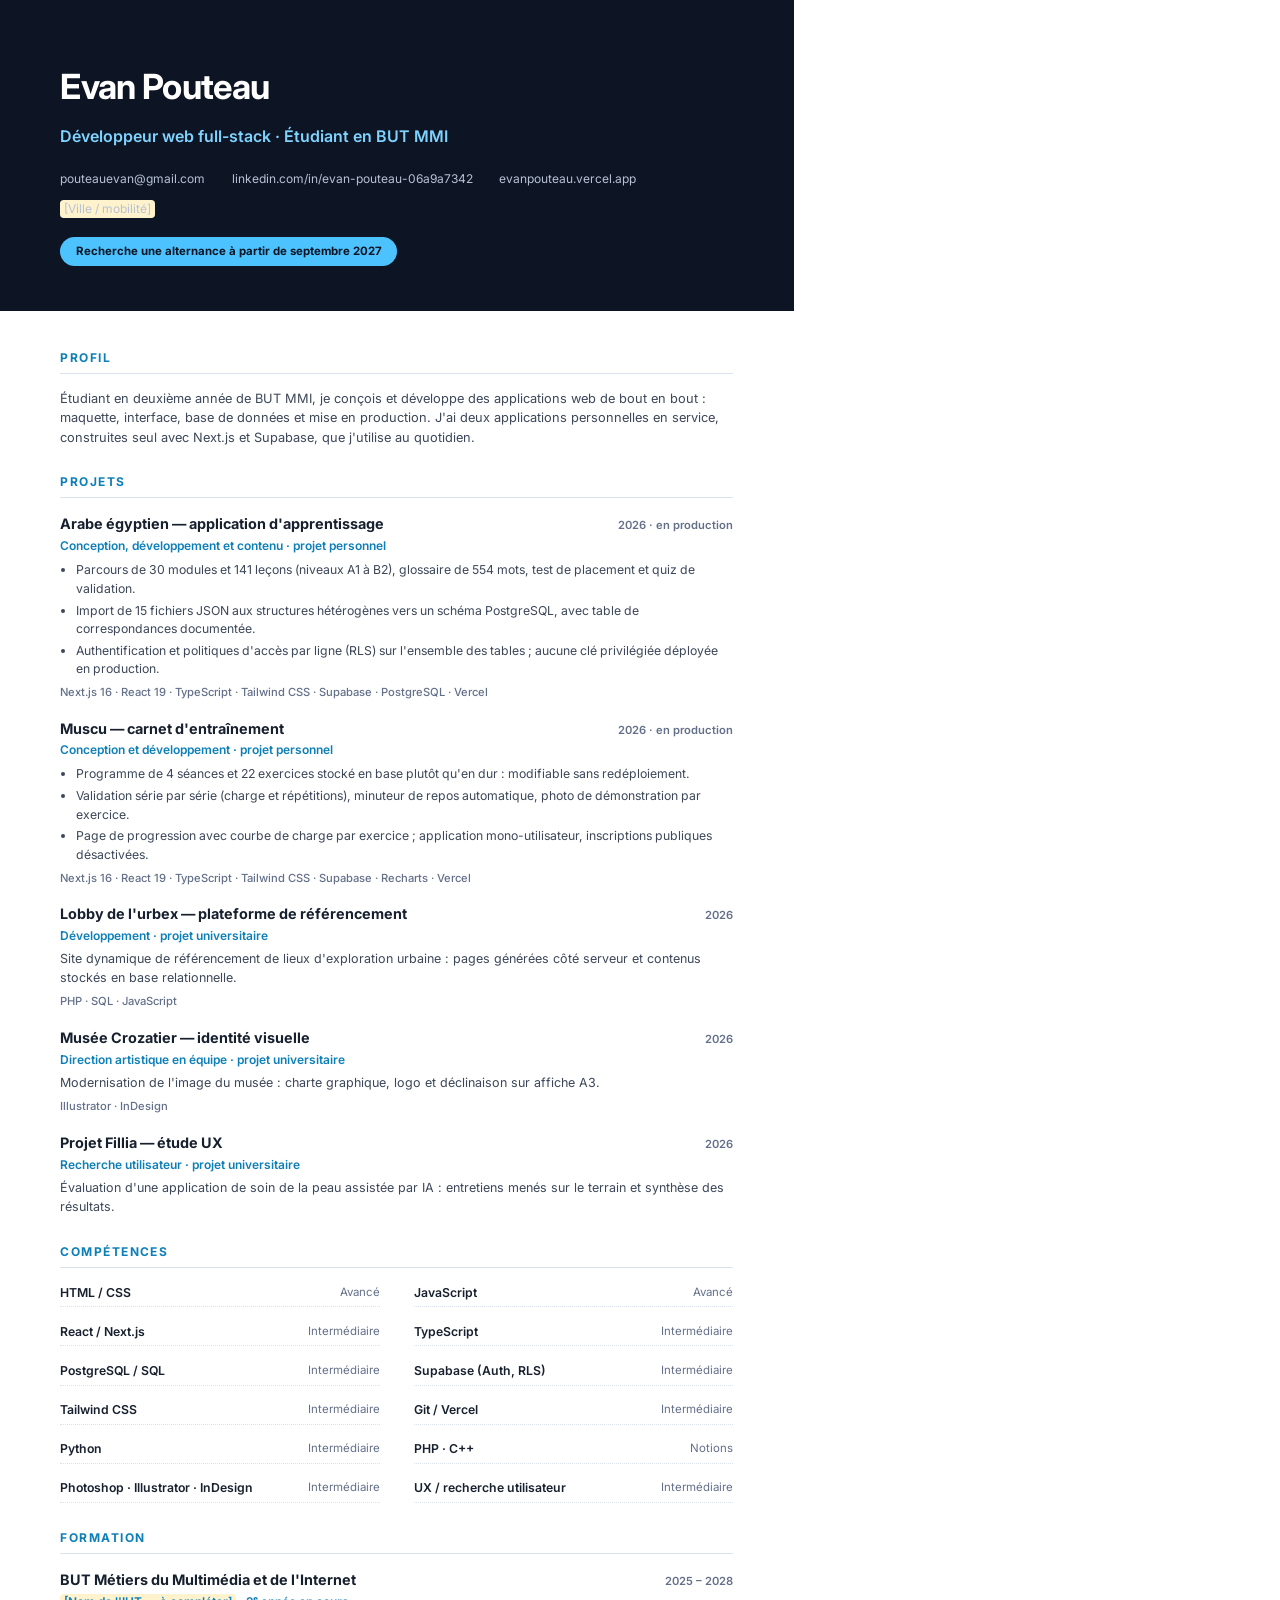
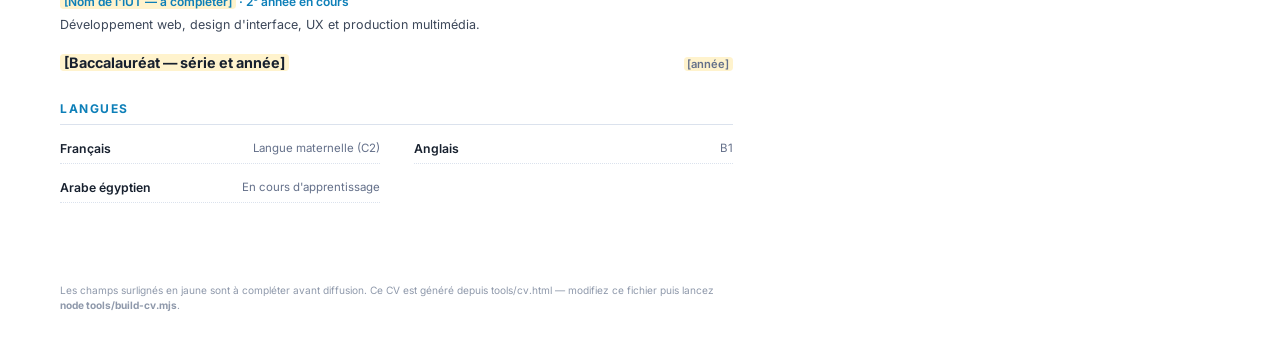
<file: tools/cv.html>
<!doctype html>
<html lang="fr">
<head>
<meta charset="utf-8">
<title>CV — Evan Pouteau</title>
<link href="https://fonts.googleapis.com/css2?family=Inter:wght@400;500;600;700&display=swap" rel="stylesheet">
<style>
  @page { size: A4; margin: 0; }
  * { box-sizing: border-box; margin: 0; }
  body { font-family: Inter, system-ui, sans-serif; color: #17202e; font-size: 10.2pt; line-height: 1.5;
         width: 210mm; min-height: 297mm; }

  header { background: #0d1524; color: #fff; padding: 16mm 16mm 12mm; }
  header h1 { font-size: 26pt; letter-spacing: -.02em; font-weight: 700; }
  header .role { font-size: 12pt; color: #7fd3ff; font-weight: 600; margin-top: 3mm; }
  header .meta { margin-top: 6mm; display: flex; flex-wrap: wrap; gap: 3mm 7mm; font-size: 9pt; color: #b7c1d4; }
  header .meta a { color: #b7c1d4; text-decoration: none; }
  .avail { display: inline-block; margin-top: 5mm; font-size: 8.6pt; font-weight: 700;
           color: #0d1524; background: #4cc2ff; padding: 1.6mm 4mm; border-radius: 99px; }

  main { padding: 10mm 16mm 14mm; }
  section { margin-bottom: 7mm; break-inside: avoid; }
  h2 { font-size: 9pt; text-transform: uppercase; letter-spacing: .12em; color: #0d7fb8;
       border-bottom: .4mm solid #dbe2ed; padding-bottom: 1.6mm; margin-bottom: 4mm; font-weight: 700; }

  .item { margin-bottom: 4.5mm; break-inside: avoid; }
  .item .top { display: flex; justify-content: space-between; align-items: baseline; gap: 5mm; }
  .item h3 { font-size: 10.8pt; font-weight: 700; }
  .item .when { font-size: 8.4pt; color: #64708a; white-space: nowrap; font-weight: 600; }
  .item .sub { font-size: 9pt; color: #0d7fb8; font-weight: 600; margin-top: .6mm; }
  .item p { font-size: 9.4pt; color: #3c4759; margin-top: 1.4mm; }
  .item ul { margin: 1.6mm 0 0 4mm; padding: 0; font-size: 9.2pt; color: #3c4759; }
  .item li { margin-bottom: .9mm; }
  .stack { font-size: 8.4pt; color: #64708a; margin-top: 1.4mm; font-weight: 500; }

  .cols { display: grid; grid-template-columns: 1fr 1fr; gap: 4mm 9mm; }
  .skill { font-size: 9.2pt; display: flex; justify-content: space-between; gap: 4mm;
           border-bottom: .3mm dotted #dbe2ed; padding-bottom: 1.2mm; }
  .skill b { font-weight: 600; }
  .skill span { color: #64708a; font-size: 8.6pt; white-space: nowrap; }
  .todo { background: #fff3cd; padding: 0 1mm; border-radius: 1mm; }
  footer { padding: 0 16mm 10mm; font-size: 7.6pt; color: #8f99ab; }
</style>
</head>
<body>

<header>
  <h1>Evan Pouteau</h1>
  <div class="role">Développeur web full-stack · Étudiant en BUT MMI</div>
  <div class="meta">
    <span>pouteauevan@gmail.com</span>
    <span>linkedin.com/in/evan-pouteau-06a9a7342</span>
    <span>evanpouteau.vercel.app</span>
    <span class="todo">[Ville / mobilité]</span>
  </div>
  <div class="avail">Recherche une alternance à partir de septembre 2027</div>
</header>

<main>

<section>
  <h2>Profil</h2>
  <p style="font-size:9.6pt;color:#3c4759">Étudiant en deuxième année de BUT MMI, je conçois et développe des applications web de bout en bout&nbsp;: maquette, interface, base de données et mise en production. J'ai deux applications personnelles en service, construites seul avec Next.js et Supabase, que j'utilise au quotidien.</p>
</section>

<section>
  <h2>Projets</h2>

  <div class="item">
    <div class="top"><h3>Arabe égyptien — application d'apprentissage</h3><span class="when">2026 · en production</span></div>
    <div class="sub">Conception, développement et contenu · projet personnel</div>
    <ul>
      <li>Parcours de 30 modules et 141 leçons (niveaux A1 à B2), glossaire de 554 mots, test de placement et quiz de validation.</li>
      <li>Import de 15 fichiers JSON aux structures hétérogènes vers un schéma PostgreSQL, avec table de correspondances documentée.</li>
      <li>Authentification et politiques d'accès par ligne (RLS) sur l'ensemble des tables ; aucune clé privilégiée déployée en production.</li>
    </ul>
    <div class="stack">Next.js 16 · React 19 · TypeScript · Tailwind CSS · Supabase · PostgreSQL · Vercel</div>
  </div>

  <div class="item">
    <div class="top"><h3>Muscu — carnet d'entraînement</h3><span class="when">2026 · en production</span></div>
    <div class="sub">Conception et développement · projet personnel</div>
    <ul>
      <li>Programme de 4 séances et 22 exercices stocké en base plutôt qu'en dur : modifiable sans redéploiement.</li>
      <li>Validation série par série (charge et répétitions), minuteur de repos automatique, photo de démonstration par exercice.</li>
      <li>Page de progression avec courbe de charge par exercice ; application mono-utilisateur, inscriptions publiques désactivées.</li>
    </ul>
    <div class="stack">Next.js 16 · React 19 · TypeScript · Tailwind CSS · Supabase · Recharts · Vercel</div>
  </div>

  <div class="item">
    <div class="top"><h3>Lobby de l'urbex — plateforme de référencement</h3><span class="when">2026</span></div>
    <div class="sub">Développement · projet universitaire</div>
    <p>Site dynamique de référencement de lieux d'exploration urbaine : pages générées côté serveur et contenus stockés en base relationnelle.</p>
    <div class="stack">PHP · SQL · JavaScript</div>
  </div>

  <div class="item">
    <div class="top"><h3>Musée Crozatier — identité visuelle</h3><span class="when">2026</span></div>
    <div class="sub">Direction artistique en équipe · projet universitaire</div>
    <p>Modernisation de l'image du musée : charte graphique, logo et déclinaison sur affiche A3.</p>
    <div class="stack">Illustrator · InDesign</div>
  </div>

  <div class="item">
    <div class="top"><h3>Projet Fillia — étude UX</h3><span class="when">2026</span></div>
    <div class="sub">Recherche utilisateur · projet universitaire</div>
    <p>Évaluation d'une application de soin de la peau assistée par IA : entretiens menés sur le terrain et synthèse des résultats.</p>
  </div>
</section>

<section>
  <h2>Compétences</h2>
  <div class="cols">
    <div class="skill"><b>HTML / CSS</b><span>Avancé</span></div>
    <div class="skill"><b>JavaScript</b><span>Avancé</span></div>
    <div class="skill"><b>React / Next.js</b><span>Intermédiaire</span></div>
    <div class="skill"><b>TypeScript</b><span>Intermédiaire</span></div>
    <div class="skill"><b>PostgreSQL / SQL</b><span>Intermédiaire</span></div>
    <div class="skill"><b>Supabase (Auth, RLS)</b><span>Intermédiaire</span></div>
    <div class="skill"><b>Tailwind CSS</b><span>Intermédiaire</span></div>
    <div class="skill"><b>Git / Vercel</b><span>Intermédiaire</span></div>
    <div class="skill"><b>Python</b><span>Intermédiaire</span></div>
    <div class="skill"><b>PHP · C++</b><span>Notions</span></div>
    <div class="skill"><b>Photoshop · Illustrator · InDesign</b><span>Intermédiaire</span></div>
    <div class="skill"><b>UX / recherche utilisateur</b><span>Intermédiaire</span></div>
  </div>
</section>

<section>
  <h2>Formation</h2>
  <div class="item">
    <div class="top"><h3>BUT Métiers du Multimédia et de l'Internet</h3><span class="when">2025 – 2028</span></div>
    <div class="sub"><span class="todo">[Nom de l'IUT — à compléter]</span> · 2ᵉ année en cours</div>
    <p>Développement web, design d'interface, UX et production multimédia.</p>
  </div>
  <div class="item">
    <div class="top"><h3><span class="todo">[Baccalauréat — série et année]</span></h3><span class="when"><span class="todo">[année]</span></span></div>
  </div>
</section>

<section>
  <h2>Langues</h2>
  <div class="cols">
    <div class="skill"><b>Français</b><span>Langue maternelle (C2)</span></div>
    <div class="skill"><b>Anglais</b><span>B1</span></div>
    <div class="skill"><b>Arabe égyptien</b><span>En cours d'apprentissage</span></div>
  </div>
</section>

</main>

<footer>Les champs surlignés en jaune sont à compléter avant diffusion. Ce CV est généré depuis tools/cv.html — modifiez ce fichier puis lancez <b>node tools/build-cv.mjs</b>.</footer>

</body>
</html>
</file>
